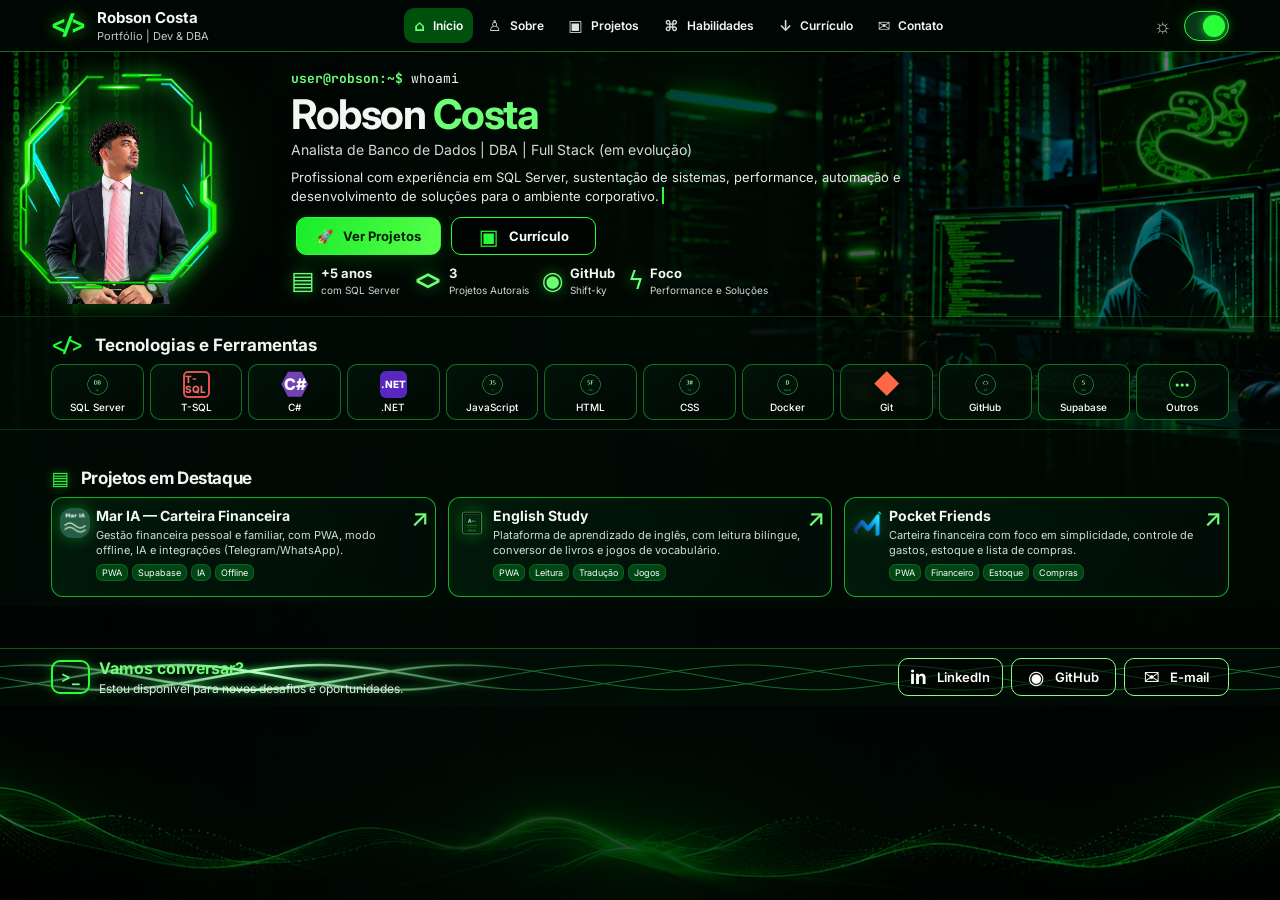
<file: index.html>
<!doctype html>
<html lang="pt-BR">
  <head>
    <meta charset="utf-8" />
    <meta name="viewport" content="width=device-width, initial-scale=1" />
    <meta name="theme-color" content="#020805" />
    <meta name="description" content="Portfólio de Robson Costa, profissional de SQL Server, sustentação de sistemas e desenvolvimento." />
    <title>Robson Costa | Portfólio Dev &amp; DBA</title>
    <link rel="icon" href="icons/projects/mar-ia-icon-512.png" />
    <link rel="preconnect" href="https://fonts.googleapis.com" />
    <link rel="preconnect" href="https://fonts.gstatic.com" crossorigin />
    <link href="https://fonts.googleapis.com/css2?family=Inter:wght@400;500;600;700;800&family=JetBrains+Mono:wght@500;600&display=swap" rel="stylesheet" />
    <style>
:root {
  color-scheme: dark;
  --bg: #020805;
  --panel: rgba(1, 15, 8, .82);
  --panel-strong: #04140b;
  --text: #f3f7f3;
  --muted: #c1c9c3;
  --green: #29ff38;
  --green-soft: #6cff76;
  --line: rgba(41, 255, 56, .58);
  --header-height: 62px;
  font-family: Inter, system-ui, sans-serif;
}
* { box-sizing: border-box; }
html { scroll-behavior: smooth; scroll-padding-top: calc(var(--header-height) + 14px); }
body { margin: 0; color: var(--text); background: var(--bg) url("backgrounds/matrix_verde.png") center top / cover fixed no-repeat; min-width: 320px; }
body::before { content: ""; position: fixed; z-index: -1; inset: 0; background: linear-gradient(90deg, rgba(0,0,0,.45), rgba(0,8,4,.82) 36%, rgba(0,0,0,.48)); }
.matrix-overlay { display: none; }
.site-header { height: var(--header-height); width: 100%; position: sticky; top: 0; z-index: 20; display: flex; align-items: center; justify-content: space-between; gap: 22px; padding: 0 clamp(20px, 5vw, 82px); background: rgba(1, 7, 4, .93); border-bottom: 1px solid rgba(40, 255, 65, .42); backdrop-filter: blur(14px); }
.brand { display: flex; align-items: center; gap: 11px; color: var(--text); text-decoration: none; flex-shrink: 0; }
.brand-mark { font-family: "JetBrains Mono", monospace; font-size: 31px; font-weight: 800; line-height: 1; letter-spacing: -5px; color: var(--green); padding-right: 5px; text-shadow: 0 0 15px rgba(41,255,56,.65); }
.brand strong,.brand small { display: block; white-space: nowrap; }
.brand strong { font-size: 15px; line-height: 1.2; }
.brand small { margin-top: 2px; font-size: 11px; color: var(--muted); }
.main-nav { display: flex; align-items: center; justify-content: center; gap: clamp(2px, 1.1vw, 16px); }
.nav-link { display: inline-flex; align-items: center; gap: 8px; padding: 12px 15px; color: var(--text); text-decoration: none; font-size: 13px; font-weight: 600; border-radius: 10px; transition: color .18s, background .18s, transform .18s; white-space: nowrap; }
.nav-link span { font-size: 15px; color: #d9e2db; }
.nav-link:hover,.nav-link.active { color: white; background: rgba(0, 161, 27, .48); }
.nav-link:hover { transform: translateY(-1px); }
.nav-link.active span { color: var(--green-soft); }
.theme-toggle { display: flex; align-items: center; gap: 12px; border: 0; background: transparent; color: #c3d2c7; cursor: pointer; padding: 6px 0 6px 5px; flex-shrink: 0; }
.sun { font-size: 20px; line-height: 1; }
.switch { width: 45px; height: 30px; border: 1px solid var(--green); border-radius: 99px; background: #073618; position: relative; box-shadow: 0 0 13px rgba(41,255,56,.22); }
.switch i { position: absolute; top: 3px; right: 3px; width: 22px; height: 22px; background: var(--green); border-radius: 50%; box-shadow: 0 0 10px rgba(41,255,56,.75); transition: transform .2s; }
.menu-toggle { display: none; }
main { position: relative; z-index: 1; width: min(100%, 1600px); margin: auto; }
.hero { min-height: 402px; display: grid; grid-template-columns: minmax(250px, 27%) minmax(490px, 43%) 1fr; align-items: center; position: relative; padding: 16px clamp(28px, 5vw, 82px) 22px; isolation: isolate; overflow: hidden; border-bottom: 1px solid rgba(38, 255, 59, .16); }
.hero-art { position: absolute; z-index: -1; inset: 0; background: linear-gradient(90deg, rgba(2,8,5,.12), rgba(2,8,5,.08) 45%, rgba(2,8,5,.12)); }
.portrait-stage { width: min(100%, 330px); height: 368px; justify-self: center; position: relative; display: grid; place-items: end center; scroll-margin-top: 80px; }
.portrait-glow { position: absolute; width: 75%; height: 75%; bottom: 13%; border-radius: 50%; background: rgba(13, 255, 52, .18); filter: blur(40px); }
.portrait { position: relative; z-index: 1; height: 101%; width: 89%; object-fit: contain; object-position: center bottom; filter: drop-shadow(0 0 12px rgba(26,255,54,.24)); }
.portrait-frame { position: absolute; z-index: 2; inset: 0; width: 100%; height: 100%; object-fit: fill; filter: drop-shadow(0 0 9px rgba(41,255,56,.7)); pointer-events: none; }
.hero-content { max-width: 590px; padding: 8px 0 0 2px; }
.terminal-line { margin: 0 0 9px; font-family: "JetBrains Mono", monospace; font-size: 15px; }
.terminal-line span { color: var(--green-soft); font-weight: 700; }
h1 { margin: 0; font-size: clamp(38px, 4vw, 51px); letter-spacing: -1.5px; line-height: 1.1; }
h1 em { color: var(--green-soft); font-style: normal; }
.role { margin: 5px 0 18px; color: #d5dad6; font-size: clamp(14px, 1.25vw, 17px); }
.intro { max-width: 530px; margin: 0; color: #e5e9e6; font-size: 15px; line-height: 1.52; }
.cursor { display: inline-block; width: 2px; height: 17px; vertical-align: -3px; margin-left: 3px; background: var(--green); animation: blink 1s step-end infinite; }
@keyframes blink { 50% { opacity: 0; } }
.hero-actions { display: flex; flex-wrap: wrap; gap: 18px; margin-top: 19px; }
.button { min-height: 46px; min-width: 178px; display: inline-flex; align-items: center; justify-content: center; gap: 10px; padding: 0 18px; border: 1.5px solid var(--green); border-radius: 10px; color: white; text-decoration: none; font-size: 14px; font-weight: 700; transition: transform .18s, box-shadow .18s, background .18s; }
.button:hover,.contact-button:hover { transform: translateY(-2px); box-shadow: 0 0 18px rgba(41,255,56,.25); }
.button-primary { color: #001d06; background: linear-gradient(115deg, #17ec29, #59ff4a); box-shadow: 0 5px 22px rgba(20,255,38,.16); }
.button-outline { background: rgba(0,0,0,.45); }
.button-outline span { font-size: 21px; color: var(--green); }
.stats { display: flex; align-items: center; gap: clamp(15px, 2vw, 29px); margin-top: 27px; scroll-margin-top: 88px; }
.stat { min-width: max-content; display: flex; align-items: center; gap: 8px; color: var(--text); text-decoration: none; }
.stat-icon { color: var(--green-soft); font-size: 30px; line-height: 1; text-shadow: 0 0 14px rgba(41,255,56,.55); }
.stat-icon.code { font-family: "JetBrains Mono", monospace; font-weight: 700; }
.stat-icon.github { font-size: 34px; }
.stat-icon.bolt { font-size: 39px; }
.stat strong,.stat small { display: block; white-space: nowrap; }
.stat strong { font-size: 15px; }
.stat small { margin-top: 3px; color: #d0d7d1; font-size: 10px; }
.section-wrap { padding-left: clamp(22px, 5vw, 82px); padding-right: clamp(22px, 5vw, 82px); }
.technology-section { padding-top: 11px; padding-bottom: 16px; border-bottom: 1px solid rgba(38,255,59,.17); background: linear-gradient(90deg, rgba(0,14,7,.68), rgba(0,9,5,.45)); }
.section-kicker { display: flex; align-items: center; gap: 11px; margin: 0 0 8px; font-size: 17px; line-height: 1.4; }
.kicker-icon { font-family: "JetBrains Mono", monospace; color: var(--green); font-size: 22px; font-weight: 700; }
.technology-grid { display: grid; grid-template-columns: repeat(12, minmax(72px, 1fr)); gap: 11px; }
.technology-card { min-height: 77px; display: flex; flex-direction: column; justify-content: center; align-items: center; gap: 4px; padding: 6px; border: 1px solid rgba(52,255,78,.4); border-radius: 10px; background: linear-gradient(145deg, rgba(3,20,10,.83), rgba(0,9,5,.91)); box-shadow: inset 0 0 14px rgba(24,255,51,.035); color: white; font-size: 11px; font-weight: 500; transition: transform .16s,border-color .16s; }
.technology-card:hover { transform: translateY(-3px); border-color: var(--green); }
.technology-card img { width: 35px; height: 35px; object-fit: contain; }
.text-logo { width: 36px; height: 35px; display: grid; place-items: center; font-weight: 800; line-height: 1; }
.sql-logo { color: #ef6868; font-size: 13px; border: 2px solid #e35050; border-radius: 5px; }
.csharp-logo { width: 34px; height: 34px; background: #7042b2; color: white; font-size: 16px; clip-path: polygon(25% 4%,75% 4%,100% 50%,75% 96%,25% 96%,0 50%); }
.dotnet-logo { background: #5727bf; color: white; font-size: 13px; border-radius: 6px; }
.git-logo { color: #ff6847; font-size: 34px; transform: rotate(0deg); }
.more-logo { border: 1px solid rgba(41,255,56,.55); border-radius: 50%; color: var(--green-soft); letter-spacing: 1px; font-size: 13px; }
.projects-section { padding-top: 15px; padding-bottom: 30px; background: linear-gradient(90deg, rgba(0,13,7,.66), rgba(0,8,4,.72)); }
.section-title { display: flex; align-items: center; gap: 12px; margin: 0 0 14px; font-size: 22px; letter-spacing: -.4px; }
.title-icon { color: var(--green); font-size: 24px; text-shadow: 0 0 10px rgba(41,255,56,.5); }
.projects-grid { display: grid; grid-template-columns: repeat(3, minmax(0, 1fr)); gap: 26px; }
.project-card { min-height: 132px; display: grid; grid-template-columns: 58px 1fr 19px; align-items: start; gap: 13px; position: relative; padding: 15px 16px; border: 1px solid rgba(32,255,61,.65); border-radius: 12px; background: linear-gradient(110deg, rgba(2,28,12,.9), rgba(0,12,7,.92)); box-shadow: inset 0 0 24px rgba(20,255,40,.035); transition: transform .18s, box-shadow .18s; }
.project-card:hover { transform: translateY(-3px); box-shadow: 0 7px 25px rgba(0,255,45,.1), inset 0 0 22px rgba(20,255,40,.04); }
.project-icon { width: 52px; height: 52px; margin-top: 2px; border-radius: 12px; object-fit: contain; filter: drop-shadow(0 0 8px rgba(40,255,53,.35)); }
.project-copy h3 { margin: 1px 0 7px; font-size: 16px; line-height: 1.25; }
.project-copy p { margin: 0; color: #d4ddd6; font-size: 12px; line-height: 1.5; }
.tags { display: flex; flex-wrap: wrap; gap: 6px; margin-top: 9px; }
.tags span { padding: 4px 9px; border: 1px solid rgba(40,255,56,.18); border-radius: 7px; background: rgba(2,95,28,.66); color: #f5fff5; font-size: 10px; line-height: 1; }
.project-link { color: var(--green-soft); font-size: 24px; font-weight: 500; line-height: 1; text-decoration: none; }
.project-link:hover { color: white; }
.contact-section { min-height: 108px; position: relative; display: flex; align-items: center; justify-content: space-between; gap: 24px; padding: 18px clamp(22px, 5vw, 82px); overflow: hidden; border-top: 1px solid rgba(53,255,70,.31); background: linear-gradient(90deg, rgba(0,10,5,.88), rgba(0,17,6,.7), rgba(0,10,5,.88)); }
.wave-divider { display: none; }
.contact-intro,.contact-actions { position: relative; z-index: 1; }
.contact-intro { display: flex; align-items: center; gap: 17px; }
.terminal-icon { width: 53px; height: 46px; display: grid; place-items: center; border: 2px solid var(--green); border-radius: 9px; color: var(--green-soft); font-family: "JetBrains Mono", monospace; font-size: 22px; font-weight: 700; box-shadow: 0 0 13px rgba(41,255,56,.23), inset 0 0 12px rgba(41,255,56,.1); }
.contact-intro h2 { margin: 0 0 3px; color: var(--green-soft); font-size: 19px; }
.contact-intro p { margin: 0; color: #e3e9e4; font-size: 14px; }
.contact-actions { display: flex; gap: 18px; }
.contact-button { min-width: 168px; min-height: 47px; display: flex; align-items: center; justify-content: center; gap: 10px; padding: 0 14px; border: 1.3px solid #80ff7f; border-radius: 10px; background: rgba(0,0,0,.48); color: white; text-decoration: none; font-weight: 600; transition: transform .18s, box-shadow .18s; }
.contact-button b { font-size: 19px; }
body.light-theme { color-scheme: light; --bg: #e9f1e9; --panel: rgba(241,255,242,.9); --panel-strong: #effbf0; --text: #122117; --muted: #46564a; --line: rgba(0,131,29,.45); background-color: var(--bg); }
body.light-theme::before { background: rgba(230,242,231,.74); }
body.light-theme .site-header { background: rgba(239,250,240,.95); }
body.light-theme .nav-link,body.light-theme .stat { color: #122117; }
body.light-theme .nav-link span,body.light-theme .stat small { color: #435247; }
body.light-theme .hero-art { opacity: .17; }
body.light-theme .role,body.light-theme .intro,body.light-theme .contact-intro p,.light-theme .project-copy p { color: #26372a; }
body.light-theme .technology-section,body.light-theme .projects-section { background: rgba(237,249,238,.72); }
body.light-theme .technology-card,body.light-theme .project-card { background: rgba(244,255,245,.92); color: #142217; }
body.light-theme .contact-section { background: rgba(227,244,229,.92); }
body.light-theme .contact-button { color: #122117; background: rgba(255,255,255,.75); }
body.light-theme .switch i { transform: translateX(-14px); background: #e8ff87; }
@media (max-width: 1200px) {
  .site-header { padding-inline: 25px; gap: 10px; }
  .nav-link { padding-inline: 10px; font-size: 12px; gap: 5px; }
  .hero { grid-template-columns: minmax(210px, 25%) minmax(420px, 55%) 1fr; padding-inline: 28px; }
  .technology-grid { grid-template-columns: repeat(6, minmax(75px, 1fr)); }
  .projects-grid { gap: 14px; }
  .project-card { grid-template-columns: 44px 1fr 16px; gap: 9px; padding: 13px 11px; }
  .project-icon { width: 42px; height: 42px; }
  .contact-button { min-width: 130px; }
}
@media (max-width: 850px) {
  :root { --header-height: 60px; }
  .site-header { padding-inline: 19px; }
  .menu-toggle { width: 38px; height: 38px; display: flex; flex-direction: column; align-items: center; justify-content: center; gap: 5px; margin-left: auto; border: 1px solid rgba(41,255,56,.5); border-radius: 8px; background: rgba(0,20,8,.8); cursor: pointer; }
  .menu-toggle span { width: 18px; height: 2px; background: var(--green); }
  .main-nav { display: none; position: absolute; top: calc(var(--header-height) - 1px); right: 12px; left: 12px; align-items: stretch; flex-direction: column; padding: 10px; border: 1px solid rgba(41,255,56,.45); border-radius: 0 0 13px 13px; background: rgba(1,9,4,.98); box-shadow: 0 12px 24px rgba(0,0,0,.45); }
  .main-nav.open { display: flex; }
  .nav-link { padding: 12px 14px; font-size: 14px; }
  .theme-toggle { margin-left: 0; }
  .hero { grid-template-columns: minmax(190px, 34%) 1fr; gap: 20px; min-height: 390px; padding-inline: 23px; }
  .hero-art { left: 20%; }
  .portrait-stage { height: 320px; }
  .hero-content { padding: 0; }
  h1 { font-size: clamp(35px, 6vw, 46px); }
  .stats { flex-wrap: wrap; gap: 14px 22px; }
  .projects-grid { grid-template-columns: 1fr; }
  .project-card { grid-template-columns: 56px 1fr 22px; padding: 15px; }
  .project-icon { width: 50px; height: 50px; }
  .contact-section { align-items: flex-start; flex-direction: column; }
  .contact-actions { width: 100%; }
  .contact-button { flex: 1; }
}
@media (max-width: 560px) {
  body { background-position: 42% top; }
  .brand-mark { font-size: 26px; }
  .brand strong { font-size: 14px; }
  .brand small { font-size: 10px; }
  .theme-toggle { gap: 7px; }
  .switch { width: 39px; height: 27px; }
  .switch i { width: 19px; height: 19px; }
  body.light-theme .switch i { transform: translateX(-11px); }
  .hero { display: flex; flex-direction: column; gap: 0; padding: 20px 20px 25px; text-align: center; }
  .hero-art { inset: 0; background-position: 67% center; opacity: .44; }
  .portrait-stage { width: min(73vw, 280px); height: min(77vw, 290px); min-height: 230px; margin: 0 auto 7px; }
  .hero-content { width: 100%; }
  .terminal-line { font-size: 13px; }
  h1 { font-size: 40px; }
  .role { font-size: 13px; margin-bottom: 12px; }
  .intro { font-size: 13px; }
  .hero-actions { justify-content: center; gap: 10px; margin-top: 16px; }
  .button { min-width: 0; min-height: 43px; padding-inline: 13px; font-size: 12px; }
  .stats { justify-content: center; gap: 12px 18px; margin-top: 22px; }
  .stat { gap: 5px; text-align: left; }
  .stat-icon { font-size: 24px; }
  .stat-icon.github { font-size: 27px; }
  .stat-icon.bolt { font-size: 32px; }
  .stat strong { font-size: 12px; }
  .stat small { font-size: 9px; }
  .section-wrap { padding-inline: 18px; }
  .technology-section { padding-top: 13px; }
  .section-kicker { font-size: 15px; }
  .technology-grid { grid-template-columns: repeat(3, minmax(0, 1fr)); gap: 8px; }
  .technology-card { min-height: 72px; }
  .projects-section { padding-top: 16px; padding-bottom: 21px; }
  .section-title { font-size: 19px; }
  .project-copy h3 { font-size: 14px; }
  .project-copy p { font-size: 11px; }
  .tags { gap: 5px; }
  .tags span { padding: 4px 7px; font-size: 9px; }
  .contact-section { padding: 18px; gap: 17px; }
  .contact-intro { gap: 11px; }
  .terminal-icon { width: 45px; height: 42px; font-size: 19px; }
  .contact-intro h2 { font-size: 17px; }
  .contact-intro p { font-size: 11px; }
  .contact-actions { gap: 7px; }
  .contact-button { min-width: 0; min-height: 42px; gap: 6px; padding: 0 8px; font-size: 11px; }
}
@media (prefers-reduced-motion: reduce) { html { scroll-behavior: auto; } *,*::before,*::after { animation-duration: .01ms !important; animation-iteration-count: 1 !important; transition-duration: .01ms !important; } }



/* Ajustes aplicados à página principal publicada */
:root { --header-height: 62px; }
.site-header { gap: 14px; }
.brand-mark { font-size: 25px; }
.main-nav { gap: 5px; }
.nav-link { padding: 8px 10px; font-size: 11px; }
.hero { min-height: 330px; padding-top: 8px; padding-bottom: 12px; gap: 12px; }
.portrait-stage { width: min(100%, 270px); height: 295px; }
.portrait { max-height: 270px; }
h1 { font-size: clamp(34px, 3.3vw, 44px); }
.role { margin-bottom: 10px; font-size: 14px; }
.intro { max-width: 460px; font-size: 13px; line-height: 1.4; }
.hero-actions { gap: 10px; margin-top: 13px; }
.stats { gap: 16px; margin-top: 17px; }
.technology-section { padding-top: 8px; padding-bottom: 11px; }
.section-kicker, .section-title { margin-bottom: 10px; }
.technology-grid { gap: 8px; }
.technology-card { min-height: 58px; gap: 3px; font-size: 10px; }
.projects-section { padding-top: 10px; padding-bottom: 18px; }
.projects-grid { gap: 10px; }
.project-card { min-height: 112px; grid-template-columns: 46px 1fr 18px; gap: 9px; padding: 11px 12px; }
.project-icon { width: 44px; height: 44px; }
.project-copy h3 { font-size: 14px; }
.project-copy p { margin-top: 4px; font-size: 10px; line-height: 1.35; }
.tags { gap: 4px; }
.tags span { padding: 3px 6px; font-size: 9px; }
.contact-section { min-height: 88px; padding-top: 12px; padding-bottom: 12px; }
.contact-intro h2 { font-size: 17px; }
.contact-intro p { font-size: 11px; }
.contact-button { min-width: 105px; min-height: 38px; padding: 0 10px; font-size: 11px; }

@media (max-width: 850px) {
  .hero { min-height: 320px; }
  .portrait-stage { width: min(100%, 245px); height: 270px; }
  .stats { gap: 10px 15px; margin-top: 14px; }
}

@media (max-width: 560px) {
  :root { --header-height: 56px; }
  .hero { min-height: 0; padding: 12px 16px 18px; }
  .portrait-stage { width: min(64vw, 220px); height: min(66vw, 225px); min-height: 190px; margin-bottom: 4px; }
  h1 { font-size: 34px; }
  .role { margin: 5px 0 8px; font-size: 12px; }
  .intro { max-width: 100%; font-size: 12px; line-height: 1.35; }
  .hero-actions { gap: 8px; margin-top: 11px; }
  .stats { gap: 8px 12px; margin-top: 12px; }
  .technology-section { padding-top: 9px; padding-bottom: 10px; }
  .section-kicker { font-size: 14px; }
  .technology-grid { gap: 6px; }
  .technology-card { min-height: 52px; font-size: 9px; }
  .projects-section { padding-top: 10px; padding-bottom: 14px; }
  .section-title { font-size: 17px; }
  .project-card { min-height: 0; grid-template-columns: 38px 1fr 14px; gap: 8px; padding: 9px; }
  .project-icon { width: 36px; height: 36px; }
  .project-copy h3 { font-size: 13px; }
  .project-copy p { margin-bottom: 7px; font-size: 10px; }
  .contact-section { min-height: 0; padding: 14px 16px; gap: 12px; }
  .contact-actions { gap: 6px; }
  .contact-button { min-height: 36px; }
}


@media (max-width: 900px) {
  .hero { min-height: 350px; }
  .portrait-stage { height: 260px; }
  .portrait { width: 78%; height: 86%; }
  .technology-card { min-height: 56px; }
}
@media (max-width: 640px) {
  .hero { min-height: 0; padding-top: 12px; padding-bottom: 20px; }
  .portrait-stage { height: 175px; }
  .portrait { width: min(58%, 170px); height: 92%; }
  .hero-content { padding-top: 0; }
  .intro { font-size: 13px; line-height: 1.45; }
  .hero-actions { margin-top: 12px; }
  .technology-section { padding-top: 8px; padding-bottom: 12px; }
  .technology-grid { gap: 7px; }
  .technology-card { min-height: 44px; }
  .projects-section { padding-top: 10px; padding-bottom: 15px; }
  .projects-grid { gap: 9px; }
  .project-card { min-height: 94px; padding: 9px 10px; }
  .project-card p { font-size: 10px; line-height: 1.35; }
  .contact-section { min-height: 0; padding-top: 16px; padding-bottom: 16px; }
}

/* Layout compacto para desktop, com todos os blocos na mesma tela. */
@media (min-width: 851px) {
  :root { --header-height: 52px; }
  .site-header { padding-inline: clamp(22px, 4vw, 64px); gap: 12px; }
  .nav-link { padding: 8px 10px; font-size: 12px; }

  .hero {
    min-height: 0;
    grid-template-columns: minmax(180px, 25%) minmax(0, 570px) 1fr;
    gap: 16px;
    padding: 10px clamp(22px, 4vw, 64px) 12px;
  }
  .portrait-stage { width: min(100%, 236px); height: clamp(198px, 33vh, 242px); left: -80px; }
  .portrait { width: 78%; height: 86%; }
  .hero-content { max-width: 680px; margin-inline-start: calc(-1 * clamp(32px, 18vw - 160px, 108px)); padding: 0; }
  .terminal-line { margin-bottom: 5px; font-size: 13px; }
  h1 { font-size: clamp(34px, 3.2vw, 44px); }
  .role { margin: 4px 0 10px; font-size: 14px; }
  .intro { max-width: 620px; font-size: 13px; line-height: 1.45; }
  .hero-actions { justify-content: flex-start; gap: 10px; margin-top: 12px; padding-inline-start: 5px; }
  .button { min-height: 38px; min-width: 145px; font-size: 13px; }
  .stats { flex-wrap: wrap; gap: 7px 13px; margin-top: 10px; }
  .stat { gap: 6px; }
  .stat strong { font-size: 13px; }
  .stat-icon, .stat-icon.github, .stat-icon.bolt { font-size: 25px; }

  .section-wrap { padding-inline: clamp(22px, 4vw, 64px); }
  .technology-section, .projects-section { padding-block: 7px 9px; }
  .technology-section { padding-top: 17px; }
  .projects-section { padding-top: 37px; }
  .section-kicker, .section-title { margin-bottom: 6px; font-size: 17px; line-height: 1.25; }
  .kicker-icon, .title-icon { font-size: 19px; }
  .technology-grid { grid-template-columns: repeat(12, minmax(0, 1fr)); gap: 6px; }
  .technology-card { min-height: 56px; padding: 4px 2px; font-size: 10px; }
  .technology-card img, .text-logo { width: 27px; height: 27px; }
  .sql-logo, .dotnet-logo, .more-logo { font-size: 10px; }
  .git-logo { font-size: 26px; }

  .projects-grid { gap: 12px; }
  .project-card { min-height: 100px; grid-template-columns: 30px minmax(0, 1fr) 16px; gap: 6px; padding: 8px; }
  .project-icon { width: 30px; height: 30px; }
  .project-copy h3 { margin-bottom: 4px; font-size: 14px; }
  .project-copy p { margin-bottom: 5px; font-size: 11px; line-height: 1.35; }
  .tags { gap: 4px; margin-top: 6px; }
  .tags span { padding: 3px 5px; }

  .contact-section { min-height: 58px; margin-top: 42px; gap: 12px; padding: 9px clamp(22px, 4vw, 64px); }
  .contact-intro { gap: 9px; }
  .terminal-icon { width: 39px; height: 34px; font-size: 16px; flex-shrink: 0; }
  .contact-intro h2 { font-size: 16px; }
  .contact-intro p { font-size: 12px; }
  .contact-actions { gap: 8px; }
  .contact-button { min-width: 105px; min-height: 38px; padding-inline: 10px; font-size: 13px; }
}

@media (min-width: 851px) and (max-width: 1000px) {
  .nav-link span { display: none; }
}


/* Ondas entrelaçadas e pulsos de fibra óptica no rodapé. */
.footer-fibers {
  position: absolute;
  inset: 0;
  width: 100%;
  height: 100%;
  pointer-events: none;
  color: #36ff68;
}
.footer-fibers path {
  fill: none;
  vector-effect: non-scaling-stroke;
}
.fiber-tracks { stroke: currentColor; opacity: .4; }
.footer-fibers-highlight {
  stroke: #b9ffc1;
  stroke-width: 2.5;
  filter: drop-shadow(0 0 3px #36ff68);
  mask-image: linear-gradient(90deg, transparent, #000 50%, transparent);
  mask-size: 40% 100%;
  mask-repeat: no-repeat;
  animation: footer-fiber-highlight 3.4s linear infinite;
}
body.light-theme .footer-fibers { color: #148c3a; }
body.light-theme .footer-fibers-highlight { stroke: #159740; }
@keyframes footer-fiber-highlight {
  from { mask-position: -67% 0; }
  to { mask-position: 167% 0; }
}
@media (prefers-reduced-motion: reduce) {
  .footer-fibers-highlight {
    opacity: .65;
    animation-duration: 6s !important;
    animation-iteration-count: infinite !important;
  }
}

</style>
  </head>
  <body>
    <div class="matrix-overlay" aria-hidden="true"></div>
    <header class="site-header">
      <a class="brand" href="#inicio" aria-label="Robson Costa, página inicial">
        <span class="brand-mark" aria-hidden="true">&lt;/&gt;</span>
        <span><strong>Robson Costa</strong><small>Portfólio | Dev &amp; DBA</small></span>
      </a>
      <button class="menu-toggle" aria-label="Abrir menu" aria-expanded="false"><span></span><span></span><span></span></button>
      <nav class="main-nav" aria-label="Navegação principal">
        <a class="nav-link active" href="#inicio"><span>⌂</span> Início</a>
        <a class="nav-link" href="#sobre"><span>♙</span> Sobre</a>
        <a class="nav-link" href="#projetos"><span>▣</span> Projetos</a>
        <a class="nav-link" href="#habilidades"><span>⌘</span> Habilidades</a>
        <a class="nav-link" href="https://github.com/Shift-ky/Curriculum/raw/refs/heads/main/curriculum/ROBSON1.1.pdf" download="ROBSON1.1.pdf"><span>↓</span> Currículo</a>
        <a class="nav-link" href="#contato"><span>✉</span> Contato</a>
      </nav>
      <button class="theme-toggle" aria-label="Alternar tema claro e escuro" title="Alternar tema"><span class="sun">☼</span><span class="switch"><i></i></span></button>
    </header>

    <main>
      <section class="hero" id="inicio" aria-labelledby="hero-title">
        <div class="hero-art" aria-hidden="true"></div>
        <div class="portrait-stage" id="sobre">
          <div class="portrait-glow"></div>
          <img class="portrait-frame" src="frames/Moldura%20Octogonal%20Neon%20Verde%20Transparente.png" alt="" />
          <img class="portrait" src="portrait/robson-transparent.png" alt="Retrato de Robson Costa" />
        </div>
        <div class="hero-content">
          <p class="terminal-line"><span>user@robson:~$</span> whoami</p>
          <h1 id="hero-title">Robson <em>Costa</em></h1>
          <p class="role">Analista de Banco de Dados | DBA | Full Stack (em evolução)</p>
          <p class="intro">Profissional com experiência em SQL Server, sustentação de sistemas, performance, automação e desenvolvimento de soluções para o ambiente corporativo.<b class="cursor" aria-hidden="true"></b></p>
          <div class="hero-actions">
            <a class="button button-primary" href="#projetos"><span aria-hidden="true">🚀</span> Ver Projetos</a>
            <a class="button button-outline" href="https://github.com/Shift-ky/Curriculum/raw/refs/heads/main/curriculum/ROBSON1.1.pdf" download="ROBSON1.1.pdf" target="_blank" rel="noopener noreferrer"><span aria-hidden="true">▣</span> Currículo</a>
          </div>
          <div class="stats" id="experiencia">
            <div class="stat"><span class="stat-icon database" aria-hidden="true">▤</span><div><strong>+5 anos</strong><small>com SQL Server</small></div></div>
            <div class="stat"><span class="stat-icon code" aria-hidden="true">&lt;&gt;</span><div><strong>3</strong><small>Projetos Autorais</small></div></div>
            <a class="stat stat-link" href="https://github.com/Shift-ky" target="_blank" rel="noreferrer"><span class="stat-icon github" aria-hidden="true">◉</span><div><strong>GitHub</strong><small>Shift-ky</small></div></a>
            <div class="stat"><span class="stat-icon bolt" aria-hidden="true">ϟ</span><div><strong>Foco</strong><small>Performance e Soluções</small></div></div>
          </div>
        </div>
      </section>

      <section class="technology-section section-wrap" id="habilidades" aria-labelledby="technology-title">
        <h2 class="section-kicker" id="technology-title"><span class="kicker-icon">&lt;/&gt;</span> Tecnologias e Ferramentas</h2>
        <div class="technology-grid">
          <div class="technology-card"><img src="icons/technologies/sql-server.png" alt="" /><span>SQL Server</span></div>
          <div class="technology-card"><span class="text-logo sql-logo">T-SQL</span><span>T-SQL</span></div>
          <div class="technology-card"><span class="text-logo csharp-logo">C#</span><span>C#</span></div>
          <div class="technology-card"><span class="text-logo dotnet-logo">.NET</span><span>.NET</span></div>
          <div class="technology-card"><img src="icons/technologies/javascript.png" alt="" /><span>JavaScript</span></div>
          <div class="technology-card"><img src="icons/technologies/html.png" alt="" /><span>HTML</span></div>
          <div class="technology-card"><img src="icons/technologies/css.png" alt="" /><span>CSS</span></div>
          <div class="technology-card"><img src="icons/technologies/docker.png" alt="" /><span>Docker</span></div>
          <div class="technology-card"><span class="text-logo git-logo">◆</span><span>Git</span></div>
          <div class="technology-card"><img src="icons/technologies/github.png" alt="" /><span>GitHub</span></div>
          <div class="technology-card"><img src="icons/technologies/supabase.png" alt="" /><span>Supabase</span></div>
          <div class="technology-card"><span class="text-logo more-logo">•••</span><span>Outros</span></div>
        </div>
      </section>

      <section class="projects-section section-wrap" id="projetos" aria-labelledby="projects-title">
        <h2 class="section-title" id="projects-title"><span class="title-icon" aria-hidden="true">▤</span> Projetos em Destaque</h2>
        <div class="projects-grid">
          <article class="project-card">
            <img class="project-icon" src="icons/projects/mar-ia-icon-512.png" alt="" />
            <div class="project-copy"><h3>Mar IA — Carteira Financeira</h3><p>Gestão financeira pessoal e familiar, com PWA, modo offline, IA e integrações (Telegram/WhatsApp).</p><div class="tags"><span>PWA</span><span>Supabase</span><span>IA</span><span>Offline</span></div></div>
            <a class="project-link" href="https://github.com/Shift-ky/Mar-IA" target="_blank" rel="noreferrer" aria-label="Ver Mar IA no GitHub">↗</a>
          </article>
          <article class="project-card">
            <img class="project-icon" src="icons/projects/english-study-icon.png" alt="" />
            <div class="project-copy"><h3>English Study</h3><p>Plataforma de aprendizado de inglês, com leitura bilíngue, conversor de livros e jogos de vocabulário.</p><div class="tags"><span>PWA</span><span>Leitura</span><span>Tradução</span><span>Jogos</span></div></div>
            <a class="project-link" href="https://github.com/Shift-ky?tab=repositories" target="_blank" rel="noreferrer" aria-label="Ver projetos de Robson no GitHub">↗</a>
          </article>
          <article class="project-card">
            <img class="project-icon" src="icons/projects/pocket-friends-icon.png" alt="" />
            <div class="project-copy"><h3>Pocket Friends</h3><p>Carteira financeira com foco em simplicidade, controle de gastos, estoque e lista de compras.</p><div class="tags"><span>PWA</span><span>Financeiro</span><span>Estoque</span><span>Compras</span></div></div>
            <a class="project-link" href="https://github.com/Shift-ky/pocket-friend-balance" target="_blank" rel="noreferrer" aria-label="Ver Pocket Friends no GitHub">↗</a>
          </article>
        </div>
      </section>

      <footer class="contact-section" id="contato">
        <svg class="footer-fibers fiber-tracks" viewBox="0 0 1440 100" preserveAspectRatio="none" aria-hidden="true" focusable="false">
          <path d="M0 50.0 C40 61.5 80 72.0 120 72.0 C160 72.0 200 61.5 240 50.0 C280 38.5 320 28.0 360 28.0 C400 28.0 440 38.5 480 50.0 C520 61.5 560 72.0 600 72.0 C640 72.0 680 61.5 720 50.0 C760 38.5 800 28.0 840 28.0 C880 28.0 920 38.5 960 50.0 C1000 61.5 1040 72.0 1080 72.0 C1120 72.0 1160 61.5 1200 50.0 C1240 38.5 1280 28.0 1320 28.0 C1360 28.0 1400 38.5 1440 50.0" />
          <path d="M0 69.1 C40 63.3 80 49.0 120 39.0 C160 29.0 200 25.2 240 30.9 C280 36.7 320 51.0 360 61.0 C400 71.0 440 74.8 480 69.1 C520 63.3 560 49.0 600 39.0 C640 29.0 680 25.2 720 30.9 C760 36.7 800 51.0 840 61.0 C880 71.0 920 74.8 960 69.1 C1000 63.3 1040 49.0 1080 39.0 C1120 29.0 1160 25.2 1200 30.9 C1240 36.7 1280 51.0 1320 61.0 C1360 71.0 1400 74.8 1440 69.1" />
          <path d="M0 30.9 C40 25.2 80 29.0 120 39.0 C160 49.0 200 63.3 240 69.1 C280 74.8 320 71.0 360 61.0 C400 51.0 440 36.7 480 30.9 C520 25.2 560 29.0 600 39.0 C640 49.0 680 63.3 720 69.1 C760 74.8 800 71.0 840 61.0 C880 51.0 920 36.7 960 30.9 C1000 25.2 1040 29.0 1080 39.0 C1120 49.0 1160 63.3 1200 69.1 C1240 74.8 1280 71.0 1320 61.0 C1360 51.0 1400 36.7 1440 30.9" />
        </svg>
        <svg class="footer-fibers footer-fibers-highlight" viewBox="0 0 1440 100" preserveAspectRatio="none" aria-hidden="true" focusable="false">
          <path d="M0 50.0 C40 61.5 80 72.0 120 72.0 C160 72.0 200 61.5 240 50.0 C280 38.5 320 28.0 360 28.0 C400 28.0 440 38.5 480 50.0 C520 61.5 560 72.0 600 72.0 C640 72.0 680 61.5 720 50.0 C760 38.5 800 28.0 840 28.0 C880 28.0 920 38.5 960 50.0 C1000 61.5 1040 72.0 1080 72.0 C1120 72.0 1160 61.5 1200 50.0 C1240 38.5 1280 28.0 1320 28.0 C1360 28.0 1400 38.5 1440 50.0" />
          <path d="M0 69.1 C40 63.3 80 49.0 120 39.0 C160 29.0 200 25.2 240 30.9 C280 36.7 320 51.0 360 61.0 C400 71.0 440 74.8 480 69.1 C520 63.3 560 49.0 600 39.0 C640 29.0 680 25.2 720 30.9 C760 36.7 800 51.0 840 61.0 C880 71.0 920 74.8 960 69.1 C1000 63.3 1040 49.0 1080 39.0 C1120 29.0 1160 25.2 1200 30.9 C1240 36.7 1280 51.0 1320 61.0 C1360 71.0 1400 74.8 1440 69.1" />
          <path d="M0 30.9 C40 25.2 80 29.0 120 39.0 C160 49.0 200 63.3 240 69.1 C280 74.8 320 71.0 360 61.0 C400 51.0 440 36.7 480 30.9 C520 25.2 560 29.0 600 39.0 C640 49.0 680 63.3 720 69.1 C760 74.8 800 71.0 840 61.0 C880 51.0 920 36.7 960 30.9 C1000 25.2 1040 29.0 1080 39.0 C1120 49.0 1160 63.3 1200 69.1 C1240 74.8 1280 71.0 1320 61.0 C1360 51.0 1400 36.7 1440 30.9" />
        </svg>
        <img class="wave-divider" src="dividers/neon-wave-divider.png" alt="" aria-hidden="true" />
        <div class="contact-intro"><span class="terminal-icon" aria-hidden="true">&gt;_</span><div><h2>Vamos conversar?</h2><p>Estou disponível para novos desafios e oportunidades.</p></div></div>
        <div class="contact-actions">
          <a class="contact-button" href="https://www.linkedin.com/in/robson-costa-81202912b/" target="_blank" rel="noreferrer"><b aria-hidden="true">in</b> LinkedIn</a>
          <a class="contact-button" href="https://github.com/Shift-ky" target="_blank" rel="noreferrer"><b aria-hidden="true">◉</b> GitHub</a>
          <a class="contact-button" href="mailto:"><b aria-hidden="true">✉</b> E-mail</a>
        </div>
      </footer>
    </main>
    <script>
const themeButton = document.querySelector('.theme-toggle');
const menuButton = document.querySelector('.menu-toggle');
const navigation = document.querySelector('.main-nav');

themeButton.addEventListener('click', () => {
  document.body.classList.toggle('light-theme');
  const light = document.body.classList.contains('light-theme');
  themeButton.setAttribute('aria-pressed', String(light));
  document.querySelector('meta[name="theme-color"]').content = light ? '#e9f1e9' : '#020805';
});

menuButton.addEventListener('click', () => {
  const isOpen = navigation.classList.toggle('open');
  menuButton.setAttribute('aria-expanded', String(isOpen));
  menuButton.setAttribute('aria-label', isOpen ? 'Fechar menu' : 'Abrir menu');
});

navigation.querySelectorAll('a').forEach((link) => {
  link.addEventListener('click', () => {
    navigation.classList.remove('open');
    menuButton.setAttribute('aria-expanded', 'false');
    menuButton.setAttribute('aria-label', 'Abrir menu');
    if (link.classList.contains('nav-link')) {
      navigation.querySelectorAll('.nav-link').forEach((item) => item.classList.remove('active'));
      link.classList.add('active');
    }
  });
});

try {
  const saved = JSON.parse(localStorage.getItem('robson-portfolio-editor-v1') || '{}');
  const escapeHTML = (value) => String(value).replace(/[&<>"]/g, (char) => ({'&':'&amp;','<':'&lt;','>':'&gt;','"':'&quot;'}[char]));
  if (saved.name) { const parts = saved.name.trim().split(/\s+/).filter(Boolean); document.querySelector('.hero-content h1').innerHTML = parts.length > 1 ? escapeHTML(parts.slice(0, -1).join(' ')) + ' <em>' + escapeHTML(parts.at(-1)) + '</em>' : escapeHTML(saved.name); }
  if (saved.role) document.querySelector('.role').textContent = saved.role;
  if (saved.intro) document.querySelector('.intro').textContent = saved.intro;
  if (saved.photo) document.querySelector('.portrait').src = saved.photo;
  const portrait = document.querySelector('.portrait');
  portrait.style.transform = 'translateY(' + (Number(saved.vertical) || 0) + 'px) scale(' + ((Number(saved.scale) || 100) / 100) + ')';
  const linkedin = [...document.querySelectorAll('.contact-button')].find((link) => link.href.includes('linkedin.com'));
  if (linkedin && saved.linkedin) linkedin.href = saved.linkedin;
  const email = [...document.querySelectorAll('.contact-button')].find((link) => link.textContent.includes('E-mail'));
  if (email && saved.email) email.href = 'mailto:' + saved.email;
  const cv = document.querySelector('.hero-actions .button-outline');
  if (cv && saved.resume) { cv.href = saved.resume; cv.download = 'curriculo.pdf'; cv.target = '_blank'; cv.rel = 'noopener noreferrer'; }
} catch (error) { console.warn('Não foi possível carregar as alterações do editor.', error); }

</script>
  </body>
</html>
</file>
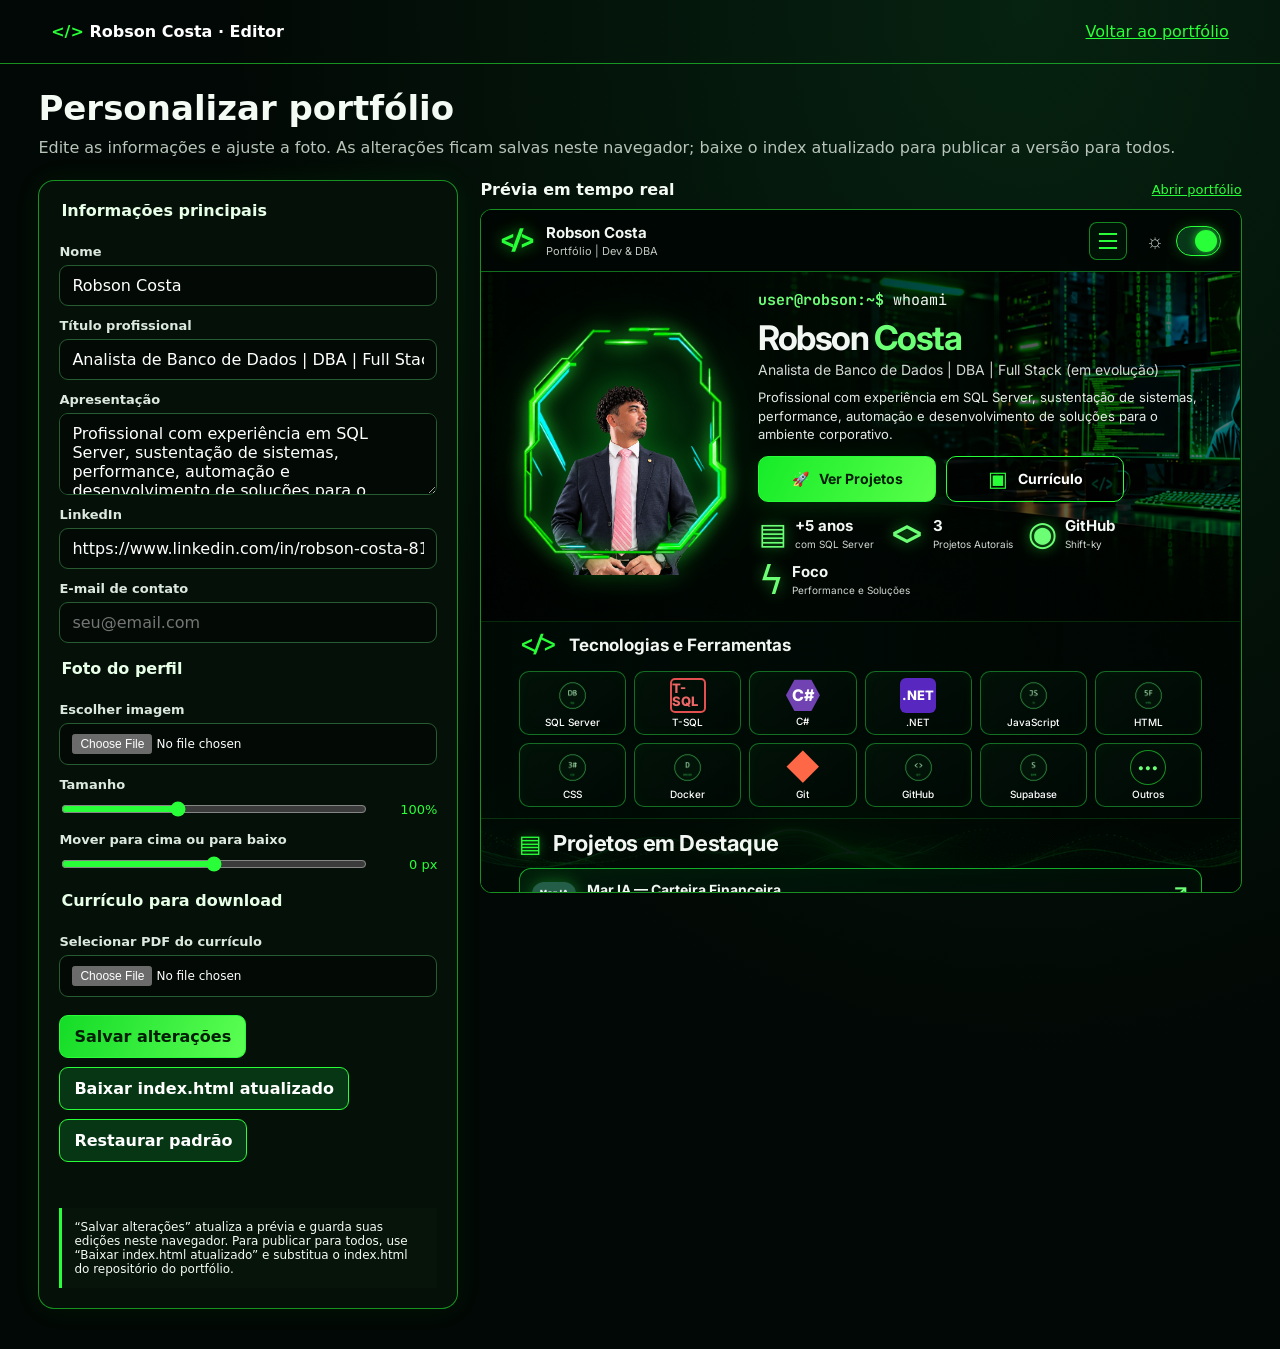
<file: editor.html>
<!doctype html>
<html lang="pt-BR">
<head>
<meta charset="utf-8">
<meta name="viewport" content="width=device-width, initial-scale=1">
<meta name="theme-color" content="#020805">
<title>Editar portfólio | Robson Costa</title>
<style>
:root{color-scheme:dark;--bg:#020805;--panel:#06120a;--line:rgba(41,255,56,.55);--green:#29ff38;--muted:#b8c4ba;font-family:Inter,system-ui,Segoe UI,sans-serif}
*{box-sizing:border-box}body{margin:0;min-height:100vh;background:radial-gradient(ellipse at 80% 0%,#062210,#020805 56%);color:#f4faf4}
header{padding:22px clamp(18px,4vw,54px);border-bottom:1px solid var(--line);display:flex;justify-content:space-between;align-items:center;gap:16px}
a{color:var(--green)}.brand{font-weight:800;color:#fff;text-decoration:none}.brand span{color:var(--green)}
main{width:min(1440px,100%);margin:auto;padding:24px clamp(16px,3vw,40px) 40px}
h1{font-size:clamp(24px,3vw,34px);margin:0 0 8px}p{color:var(--muted);line-height:1.5;margin:0 0 20px}
.layout{display:grid;grid-template-columns:minmax(300px,420px) minmax(0,1fr);gap:22px;align-items:start}
.panel{background:rgba(5,18,9,.94);border:1px solid var(--line);border-radius:16px;padding:20px;box-shadow:0 0 28px #0dff2710}
fieldset{border:0;padding:0;margin:0 0 16px}legend{font-weight:750;color:#e8ffe8;margin-bottom:12px}
label{display:block;font-size:13px;font-weight:650;margin:12px 0 6px;color:#dce9de}
input,textarea{display:block;width:100%;padding:10px 12px;border:1px solid #275b31;border-radius:9px;background:#030a05;color:#fff;font:inherit}
input[type=range]{padding:0;accent-color:var(--green)}input[type=file]{font-size:12px}
textarea{min-height:82px;resize:vertical}.range-row{display:grid;grid-template-columns:1fr 62px;gap:10px;align-items:center}
output{font-variant-numeric:tabular-nums;text-align:right;color:var(--green-soft,var(--green));font-size:13px}
.actions{display:flex;flex-wrap:wrap;gap:9px;margin-top:18px}
button{border:1px solid var(--green);border-radius:9px;padding:11px 14px;background:#063613;color:#fff;font:inherit;font-weight:700;cursor:pointer}
button.primary{background:linear-gradient(110deg,#14dc27,#5cff54);color:#001d05}button:hover{filter:brightness(1.12)}
.note{font-size:12px;margin-top:14px;padding:12px;border-left:3px solid var(--green);background:#07140a}
.preview-wrap{position:sticky;top:16px}.preview-top{display:flex;justify-content:space-between;align-items:center;margin-bottom:10px;gap:12px}
.preview-top h2{font-size:16px;margin:0}.preview-top a{font-size:13px}
iframe{width:100%;height:min(76vh,800px);min-height:560px;border:1px solid var(--line);border-radius:12px;background:#020805}
.status{min-height:20px;margin:12px 0 0;color:var(--green);font-size:13px}
@media(max-width:900px){.layout{grid-template-columns:1fr}.preview-wrap{position:static}iframe{height:70vh;min-height:500px}}
@media(max-width:520px){header{padding:16px}.layout{gap:14px}.panel{padding:16px}iframe{height:64vh;min-height:420px}.actions button{flex:1}}
</style>
</head>
<body>
<header><a class="brand" href="./"><span>&lt;/&gt;</span> Robson Costa · Editor</a><a href="./">Voltar ao portfólio</a></header>
<main>
<h1>Personalizar portfólio</h1>
<p>Edite as informações e ajuste a foto. As alterações ficam salvas neste navegador; baixe o index atualizado para publicar a versão para todos.</p>
<div class="layout">
<section class="panel">
<form id="editor">
<fieldset><legend>Informações principais</legend>
<label for="name">Nome</label><input id="name" value="Robson Costa" maxlength="80">
<label for="role">Título profissional</label><input id="role" value="Analista de Banco de Dados | DBA | Full Stack (em evolução)" maxlength="140">
<label for="intro">Apresentação</label><textarea id="intro" maxlength="500">Profissional com experiência em SQL Server, sustentação de sistemas, performance, automação e desenvolvimento de soluções para o ambiente corporativo.</textarea>
<label for="linkedin">LinkedIn</label><input id="linkedin" type="url" value="https://www.linkedin.com/in/robson-costa-81202912b/">
<label for="email">E-mail de contato</label><input id="email" type="email" placeholder="seu@email.com">
</fieldset>
<fieldset><legend>Foto do perfil</legend>
<label for="photo">Escolher imagem</label><input id="photo" type="file" accept="image/*">
<label for="scale">Tamanho</label><div class="range-row"><input id="scale" type="range" min="70" max="150" value="100"><output id="scaleOut">100%</output></div>
<label for="vertical">Mover para cima ou para baixo</label><div class="range-row"><input id="vertical" type="range" min="-120" max="120" value="0"><output id="verticalOut">0 px</output></div>
</fieldset>
<fieldset><legend>Currículo para download</legend>
<label for="resume">Selecionar PDF do currículo</label><input id="resume" type="file" accept="application/pdf,.pdf">
</fieldset>
<div class="actions"><button class="primary" type="button" id="save">Salvar alterações</button><button type="button" id="download">Baixar index.html atualizado</button><button type="button" id="reset">Restaurar padrão</button></div>
<div class="status" id="status" role="status" aria-live="polite"></div>
</form>
<div class="note">“Salvar alterações” atualiza a prévia e guarda suas edições neste navegador. Para publicar para todos, use “Baixar index.html atualizado” e substitua o index.html do repositório do portfólio.</div>
</section>
<section class="preview-wrap">
<div class="preview-top"><h2>Prévia em tempo real</h2><a href="./" target="_blank" rel="noopener">Abrir portfólio</a></div>
<iframe id="preview" title="Prévia do portfólio" src="./?preview=1"></iframe>
</section>
</div>
</main>
<script>
(() => {
  const KEY = 'robson-portfolio-editor-v1';
  const $ = (id) => document.getElementById(id);
  const frame = $('preview');
  let config = {};
  const defaults = {name:'Robson Costa',role:'Analista de Banco de Dados | DBA | Full Stack (em evolução)',intro:'Profissional com experiência em SQL Server, sustentação de sistemas, performance, automação e desenvolvimento de soluções para o ambiente corporativo.',linkedin:'https://www.linkedin.com/in/robson-costa-81202912b/',email:'',photo:'',scale:100,vertical:0,resume:''};
  const saved = (() => { try { return JSON.parse(localStorage.getItem(KEY) || '{}'); } catch { return {}; } })();
  config = {...defaults,...saved};
  function escapeHTML(value){return String(value).replace(/[&<>"]/g,c=>({'&':'&amp;','<':'&lt;','>':'&gt;','"':'&quot;'}[c]));}
  function readForm(){
    config = {...config,name:$('name').value.trim(),role:$('role').value.trim(),intro:$('intro').value.trim(),linkedin:$('linkedin').value.trim(),email:$('email').value.trim(),scale:Number($('scale').value),vertical:Number($('vertical').value)};
  }
  function apply(){
    try {
      const doc = frame.contentDocument;
      if(!doc || !doc.querySelector('.hero-content')) return;
      const title = doc.querySelector('.hero-content h1');
      const parts = config.name.split(/\s+/).filter(Boolean);
      title.innerHTML = parts.length > 1 ? escapeHTML(parts.slice(0,-1).join(' ')) + ' <em>' + escapeHTML(parts.at(-1)) + '</em>' : escapeHTML(config.name);
      doc.querySelector('.role').textContent = config.role;
      doc.querySelector('.intro').textContent = config.intro;
      const image = doc.querySelector('.portrait');
      if(config.photo) image.src = config.photo;
      image.style.transform = 'translateY(' + config.vertical + 'px) scale(' + (config.scale/100) + ')';
      const linkedin = [...doc.querySelectorAll('.contact-button')].find(a=>a.href.includes('linkedin.com'));
      if(linkedin && config.linkedin) linkedin.href = config.linkedin;
      const email = [...doc.querySelectorAll('.contact-button')].find(a=>a.textContent.includes('E-mail'));
      if(email && config.email) email.href = 'mailto:' + config.email;
      const cv = doc.querySelector('.hero-actions .button-outline');
      if(cv && config.resume){cv.href=config.resume;cv.download='curriculo.pdf';cv.target='_blank';cv.rel='noopener noreferrer';}
    } catch {}
  }
  function fill(){
    for(const id of ['name','role','intro','linkedin','email']) $(id).value=config[id]||'';
    $('scale').value=config.scale; $('vertical').value=config.vertical;
    $('scaleOut').value=config.scale+'%'; $('verticalOut').value=config.vertical+' px';
  }
  function say(message){$('status').textContent=message;}
  $('scale').addEventListener('input',()=>{readForm();fill();apply();});
  $('vertical').addEventListener('input',()=>{readForm();fill();apply();});
  $('editor').addEventListener('input',()=>{readForm();apply();});
  $('photo').addEventListener('change',async()=>{
    const file=$('photo').files[0]; if(!file)return;
    const data=await new Promise(resolve=>{const reader=new FileReader();reader.onload=()=>resolve(reader.result);reader.readAsDataURL(file);});
    const image=new Image(); image.onload=()=>{const ratio=Math.min(1,1400/Math.max(image.width,image.height));const canvas=document.createElement('canvas');canvas.width=Math.round(image.width*ratio);canvas.height=Math.round(image.height*ratio);canvas.getContext('2d').drawImage(image,0,0,canvas.width,canvas.height);config.photo=canvas.toDataURL('image/jpeg',.88);apply();say('Foto carregada e ajustada para a prévia.');}; image.src=data;
  });
  $('resume').addEventListener('change',async()=>{const file=$('resume').files[0];if(!file)return;if(file.type!=='application/pdf'){say('Escolha um arquivo PDF.');return;}config.resume=await new Promise(resolve=>{const reader=new FileReader();reader.onload=()=>resolve(reader.result);reader.readAsDataURL(file);});apply();say('Currículo pronto para download na prévia.');});
  $('save').addEventListener('click',()=>{readForm();localStorage.setItem(KEY,JSON.stringify(config));apply();say('Alterações salvas neste navegador.');});
  $('download').addEventListener('click',()=>{apply();const doc=frame.contentDocument;if(!doc){say('A prévia ainda está carregando.');return;}const blob=new Blob(['<!doctype html>\n'+doc.documentElement.outerHTML],{type:'text/html;charset=utf-8'});const link=document.createElement('a');link.href=URL.createObjectURL(blob);link.download='index.html';link.click();URL.revokeObjectURL(link.href);say('index.html atualizado baixado.');});
  $('reset').addEventListener('click',()=>{localStorage.removeItem(KEY);config={...defaults};fill();apply();say('Padrões restaurados.');});
  frame.addEventListener('load',()=>{fill();apply();});
  fill();frame.addEventListener('load',apply);
})();
</script>
</body>
</html>
</file>
